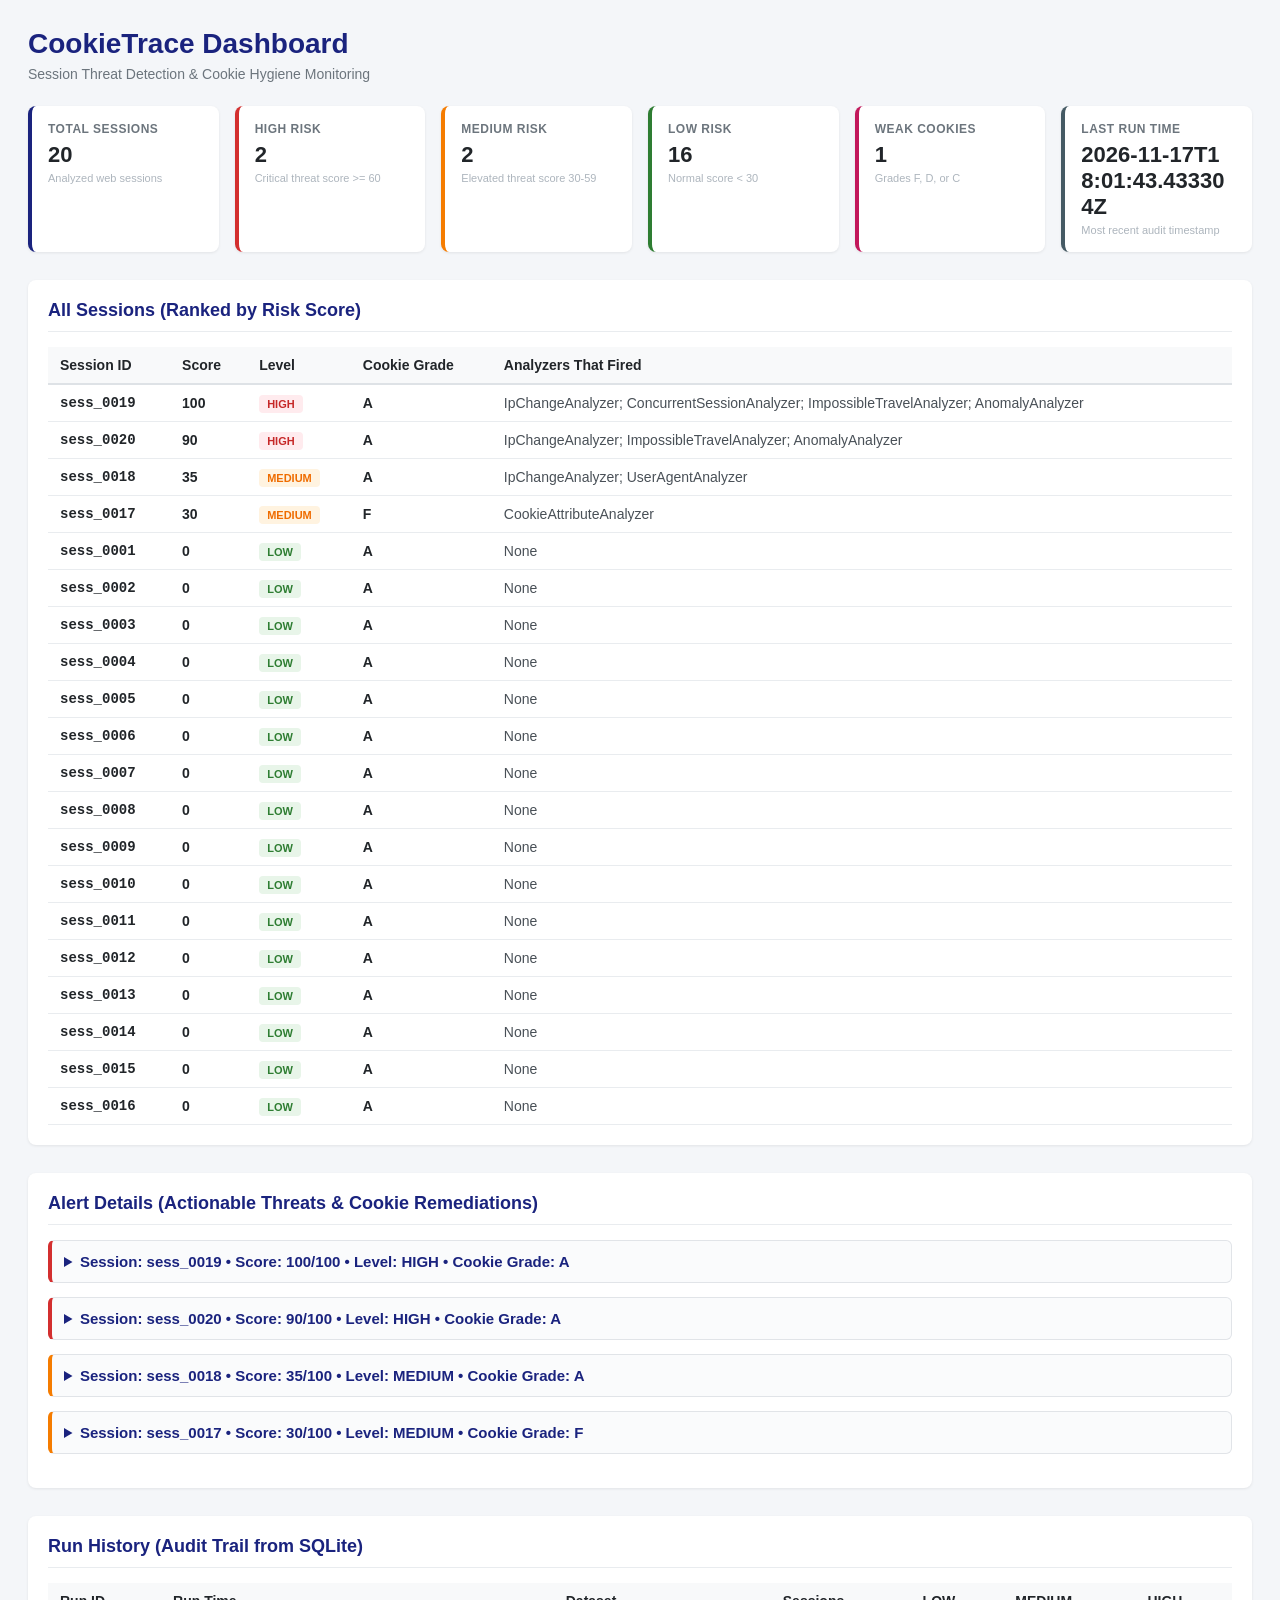
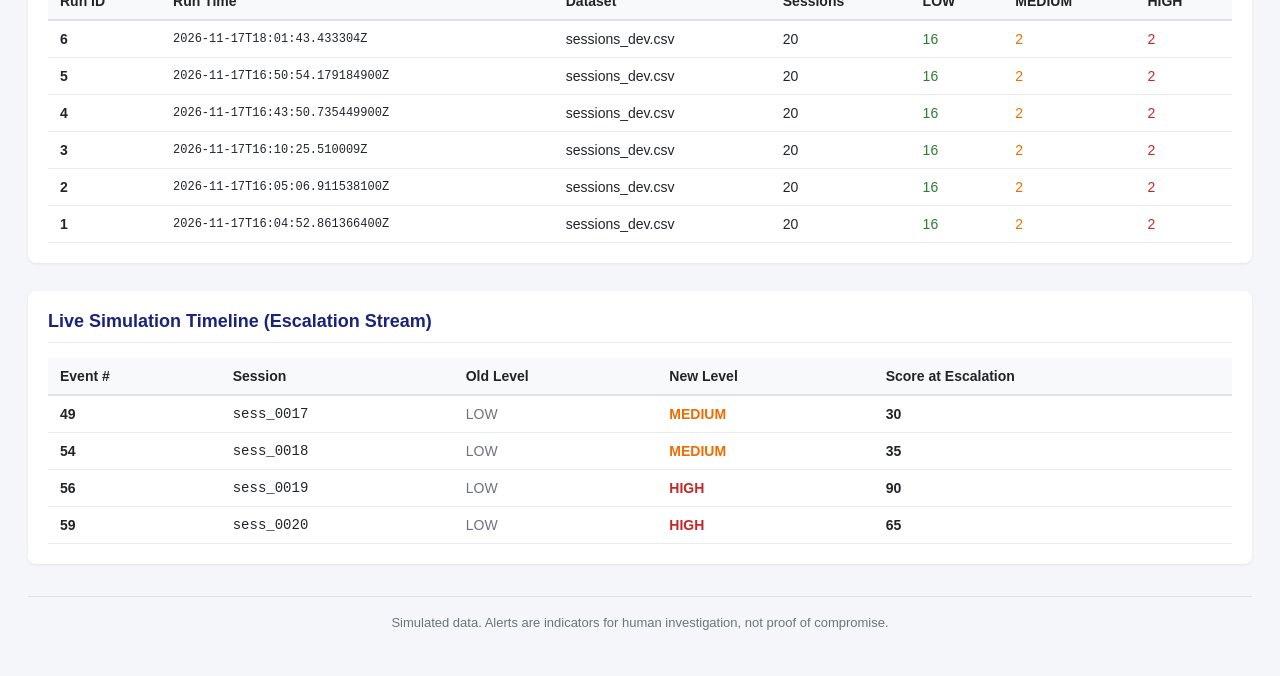
<file: output/dashboard.html>
<!DOCTYPE html>
<html lang="en">
<head>
  <meta charset="UTF-8">
  <title>CookieTrace Dashboard</title>
</head>
<body style="background-color: #f4f6f9; font-family: -apple-system, BlinkMacSystemFont, 'Segoe UI', Roboto, Helvetica, Arial, sans-serif; margin: 0; padding: 28px; color: #212529;">
  <div style="margin-bottom: 24px;">
    <h1 style="margin: 0; color: #1a237e; font-size: 28px;">CookieTrace Dashboard</h1>
    <p style="margin: 6px 0 0 0; color: #6c757d; font-size: 14px;">Session Threat Detection & Cookie Hygiene Monitoring</p>
  </div>
  <!-- Section A: Summary Cards -->
  <div style="display: flex; flex-wrap: wrap; gap: 16px; margin-bottom: 28px;">
    <div style="flex: 1; min-width: 140px; background-color: #ffffff; padding: 16px; border-radius: 8px; border-left: 4px solid #1a237e; box-shadow: 0 1px 3px rgba(0,0,0,0.08);">
      <div style="font-size: 12px; color: #6c757d; text-transform: uppercase; font-weight: 600; letter-spacing: 0.5px;">Total Sessions</div>
      <div style="font-size: 22px; font-weight: bold; margin-top: 6px; color: #212529; word-break: break-all;">20</div>
      <div style="font-size: 11px; color: #adb5bd; margin-top: 4px;">Analyzed web sessions</div>
    </div>
    <div style="flex: 1; min-width: 140px; background-color: #ffffff; padding: 16px; border-radius: 8px; border-left: 4px solid #d32f2f; box-shadow: 0 1px 3px rgba(0,0,0,0.08);">
      <div style="font-size: 12px; color: #6c757d; text-transform: uppercase; font-weight: 600; letter-spacing: 0.5px;">HIGH Risk</div>
      <div style="font-size: 22px; font-weight: bold; margin-top: 6px; color: #212529; word-break: break-all;">2</div>
      <div style="font-size: 11px; color: #adb5bd; margin-top: 4px;">Critical threat score &gt;= 60</div>
    </div>
    <div style="flex: 1; min-width: 140px; background-color: #ffffff; padding: 16px; border-radius: 8px; border-left: 4px solid #f57c00; box-shadow: 0 1px 3px rgba(0,0,0,0.08);">
      <div style="font-size: 12px; color: #6c757d; text-transform: uppercase; font-weight: 600; letter-spacing: 0.5px;">MEDIUM Risk</div>
      <div style="font-size: 22px; font-weight: bold; margin-top: 6px; color: #212529; word-break: break-all;">2</div>
      <div style="font-size: 11px; color: #adb5bd; margin-top: 4px;">Elevated threat score 30-59</div>
    </div>
    <div style="flex: 1; min-width: 140px; background-color: #ffffff; padding: 16px; border-radius: 8px; border-left: 4px solid #2e7d32; box-shadow: 0 1px 3px rgba(0,0,0,0.08);">
      <div style="font-size: 12px; color: #6c757d; text-transform: uppercase; font-weight: 600; letter-spacing: 0.5px;">LOW Risk</div>
      <div style="font-size: 22px; font-weight: bold; margin-top: 6px; color: #212529; word-break: break-all;">16</div>
      <div style="font-size: 11px; color: #adb5bd; margin-top: 4px;">Normal score &lt; 30</div>
    </div>
    <div style="flex: 1; min-width: 140px; background-color: #ffffff; padding: 16px; border-radius: 8px; border-left: 4px solid #c2185b; box-shadow: 0 1px 3px rgba(0,0,0,0.08);">
      <div style="font-size: 12px; color: #6c757d; text-transform: uppercase; font-weight: 600; letter-spacing: 0.5px;">Weak Cookies</div>
      <div style="font-size: 22px; font-weight: bold; margin-top: 6px; color: #212529; word-break: break-all;">1</div>
      <div style="font-size: 11px; color: #adb5bd; margin-top: 4px;">Grades F, D, or C</div>
    </div>
    <div style="flex: 1; min-width: 140px; background-color: #ffffff; padding: 16px; border-radius: 8px; border-left: 4px solid #455a64; box-shadow: 0 1px 3px rgba(0,0,0,0.08);">
      <div style="font-size: 12px; color: #6c757d; text-transform: uppercase; font-weight: 600; letter-spacing: 0.5px;">Last Run Time</div>
      <div style="font-size: 22px; font-weight: bold; margin-top: 6px; color: #212529; word-break: break-all;">2026-11-17T18:01:43.433304Z</div>
      <div style="font-size: 11px; color: #adb5bd; margin-top: 4px;">Most recent audit timestamp</div>
    </div>
  </div>
  <!-- Section B: Sessions Table -->
  <div style="background-color: #ffffff; border-radius: 8px; box-shadow: 0 1px 3px rgba(0,0,0,0.08); padding: 20px; margin-bottom: 28px;">
    <h2 style="margin-top: 0; color: #1a237e; font-size: 18px; border-bottom: 1px solid #e9ecef; padding-bottom: 10px;">All Sessions (Ranked by Risk Score)</h2>
    <table style="border-collapse: collapse; width: 100%; font-size: 14px;">
      <thead>
        <tr style="background-color: #f8f9fa; text-align: left;">
          <th style="padding: 10px 12px; border-bottom: 2px solid #dee2e6;">Session ID</th>
          <th style="padding: 10px 12px; border-bottom: 2px solid #dee2e6;">Score</th>
          <th style="padding: 10px 12px; border-bottom: 2px solid #dee2e6;">Level</th>
          <th style="padding: 10px 12px; border-bottom: 2px solid #dee2e6;">Cookie Grade</th>
          <th style="padding: 10px 12px; border-bottom: 2px solid #dee2e6;">Analyzers That Fired</th>
        </tr>
      </thead>
      <tbody>
        <tr>
          <td style="padding: 10px 12px; border-bottom: 1px solid #e9ecef; font-family: monospace; font-weight: 600;">sess_0019</td>
          <td style="padding: 10px 12px; border-bottom: 1px solid #e9ecef; font-weight: bold;">100</td>
          <td style="padding: 10px 12px; border-bottom: 1px solid #e9ecef;"><span style="background-color: #ffebee; color: #c62828; padding: 3px 8px; border-radius: 4px; font-weight: bold; font-size: 11px;">HIGH</span></td>
          <td style="padding: 10px 12px; border-bottom: 1px solid #e9ecef; font-weight: bold;">A</td>
          <td style="padding: 10px 12px; border-bottom: 1px solid #e9ecef; color: #495057;">IpChangeAnalyzer; ConcurrentSessionAnalyzer; ImpossibleTravelAnalyzer; AnomalyAnalyzer</td>
        </tr>
        <tr>
          <td style="padding: 10px 12px; border-bottom: 1px solid #e9ecef; font-family: monospace; font-weight: 600;">sess_0020</td>
          <td style="padding: 10px 12px; border-bottom: 1px solid #e9ecef; font-weight: bold;">90</td>
          <td style="padding: 10px 12px; border-bottom: 1px solid #e9ecef;"><span style="background-color: #ffebee; color: #c62828; padding: 3px 8px; border-radius: 4px; font-weight: bold; font-size: 11px;">HIGH</span></td>
          <td style="padding: 10px 12px; border-bottom: 1px solid #e9ecef; font-weight: bold;">A</td>
          <td style="padding: 10px 12px; border-bottom: 1px solid #e9ecef; color: #495057;">IpChangeAnalyzer; ImpossibleTravelAnalyzer; AnomalyAnalyzer</td>
        </tr>
        <tr>
          <td style="padding: 10px 12px; border-bottom: 1px solid #e9ecef; font-family: monospace; font-weight: 600;">sess_0018</td>
          <td style="padding: 10px 12px; border-bottom: 1px solid #e9ecef; font-weight: bold;">35</td>
          <td style="padding: 10px 12px; border-bottom: 1px solid #e9ecef;"><span style="background-color: #fff3e0; color: #ef6c00; padding: 3px 8px; border-radius: 4px; font-weight: bold; font-size: 11px;">MEDIUM</span></td>
          <td style="padding: 10px 12px; border-bottom: 1px solid #e9ecef; font-weight: bold;">A</td>
          <td style="padding: 10px 12px; border-bottom: 1px solid #e9ecef; color: #495057;">IpChangeAnalyzer; UserAgentAnalyzer</td>
        </tr>
        <tr>
          <td style="padding: 10px 12px; border-bottom: 1px solid #e9ecef; font-family: monospace; font-weight: 600;">sess_0017</td>
          <td style="padding: 10px 12px; border-bottom: 1px solid #e9ecef; font-weight: bold;">30</td>
          <td style="padding: 10px 12px; border-bottom: 1px solid #e9ecef;"><span style="background-color: #fff3e0; color: #ef6c00; padding: 3px 8px; border-radius: 4px; font-weight: bold; font-size: 11px;">MEDIUM</span></td>
          <td style="padding: 10px 12px; border-bottom: 1px solid #e9ecef; font-weight: bold;">F</td>
          <td style="padding: 10px 12px; border-bottom: 1px solid #e9ecef; color: #495057;">CookieAttributeAnalyzer</td>
        </tr>
        <tr>
          <td style="padding: 10px 12px; border-bottom: 1px solid #e9ecef; font-family: monospace; font-weight: 600;">sess_0001</td>
          <td style="padding: 10px 12px; border-bottom: 1px solid #e9ecef; font-weight: bold;">0</td>
          <td style="padding: 10px 12px; border-bottom: 1px solid #e9ecef;"><span style="background-color: #e8f5e9; color: #2e7d32; padding: 3px 8px; border-radius: 4px; font-weight: bold; font-size: 11px;">LOW</span></td>
          <td style="padding: 10px 12px; border-bottom: 1px solid #e9ecef; font-weight: bold;">A</td>
          <td style="padding: 10px 12px; border-bottom: 1px solid #e9ecef; color: #495057;">None</td>
        </tr>
        <tr>
          <td style="padding: 10px 12px; border-bottom: 1px solid #e9ecef; font-family: monospace; font-weight: 600;">sess_0002</td>
          <td style="padding: 10px 12px; border-bottom: 1px solid #e9ecef; font-weight: bold;">0</td>
          <td style="padding: 10px 12px; border-bottom: 1px solid #e9ecef;"><span style="background-color: #e8f5e9; color: #2e7d32; padding: 3px 8px; border-radius: 4px; font-weight: bold; font-size: 11px;">LOW</span></td>
          <td style="padding: 10px 12px; border-bottom: 1px solid #e9ecef; font-weight: bold;">A</td>
          <td style="padding: 10px 12px; border-bottom: 1px solid #e9ecef; color: #495057;">None</td>
        </tr>
        <tr>
          <td style="padding: 10px 12px; border-bottom: 1px solid #e9ecef; font-family: monospace; font-weight: 600;">sess_0003</td>
          <td style="padding: 10px 12px; border-bottom: 1px solid #e9ecef; font-weight: bold;">0</td>
          <td style="padding: 10px 12px; border-bottom: 1px solid #e9ecef;"><span style="background-color: #e8f5e9; color: #2e7d32; padding: 3px 8px; border-radius: 4px; font-weight: bold; font-size: 11px;">LOW</span></td>
          <td style="padding: 10px 12px; border-bottom: 1px solid #e9ecef; font-weight: bold;">A</td>
          <td style="padding: 10px 12px; border-bottom: 1px solid #e9ecef; color: #495057;">None</td>
        </tr>
        <tr>
          <td style="padding: 10px 12px; border-bottom: 1px solid #e9ecef; font-family: monospace; font-weight: 600;">sess_0004</td>
          <td style="padding: 10px 12px; border-bottom: 1px solid #e9ecef; font-weight: bold;">0</td>
          <td style="padding: 10px 12px; border-bottom: 1px solid #e9ecef;"><span style="background-color: #e8f5e9; color: #2e7d32; padding: 3px 8px; border-radius: 4px; font-weight: bold; font-size: 11px;">LOW</span></td>
          <td style="padding: 10px 12px; border-bottom: 1px solid #e9ecef; font-weight: bold;">A</td>
          <td style="padding: 10px 12px; border-bottom: 1px solid #e9ecef; color: #495057;">None</td>
        </tr>
        <tr>
          <td style="padding: 10px 12px; border-bottom: 1px solid #e9ecef; font-family: monospace; font-weight: 600;">sess_0005</td>
          <td style="padding: 10px 12px; border-bottom: 1px solid #e9ecef; font-weight: bold;">0</td>
          <td style="padding: 10px 12px; border-bottom: 1px solid #e9ecef;"><span style="background-color: #e8f5e9; color: #2e7d32; padding: 3px 8px; border-radius: 4px; font-weight: bold; font-size: 11px;">LOW</span></td>
          <td style="padding: 10px 12px; border-bottom: 1px solid #e9ecef; font-weight: bold;">A</td>
          <td style="padding: 10px 12px; border-bottom: 1px solid #e9ecef; color: #495057;">None</td>
        </tr>
        <tr>
          <td style="padding: 10px 12px; border-bottom: 1px solid #e9ecef; font-family: monospace; font-weight: 600;">sess_0006</td>
          <td style="padding: 10px 12px; border-bottom: 1px solid #e9ecef; font-weight: bold;">0</td>
          <td style="padding: 10px 12px; border-bottom: 1px solid #e9ecef;"><span style="background-color: #e8f5e9; color: #2e7d32; padding: 3px 8px; border-radius: 4px; font-weight: bold; font-size: 11px;">LOW</span></td>
          <td style="padding: 10px 12px; border-bottom: 1px solid #e9ecef; font-weight: bold;">A</td>
          <td style="padding: 10px 12px; border-bottom: 1px solid #e9ecef; color: #495057;">None</td>
        </tr>
        <tr>
          <td style="padding: 10px 12px; border-bottom: 1px solid #e9ecef; font-family: monospace; font-weight: 600;">sess_0007</td>
          <td style="padding: 10px 12px; border-bottom: 1px solid #e9ecef; font-weight: bold;">0</td>
          <td style="padding: 10px 12px; border-bottom: 1px solid #e9ecef;"><span style="background-color: #e8f5e9; color: #2e7d32; padding: 3px 8px; border-radius: 4px; font-weight: bold; font-size: 11px;">LOW</span></td>
          <td style="padding: 10px 12px; border-bottom: 1px solid #e9ecef; font-weight: bold;">A</td>
          <td style="padding: 10px 12px; border-bottom: 1px solid #e9ecef; color: #495057;">None</td>
        </tr>
        <tr>
          <td style="padding: 10px 12px; border-bottom: 1px solid #e9ecef; font-family: monospace; font-weight: 600;">sess_0008</td>
          <td style="padding: 10px 12px; border-bottom: 1px solid #e9ecef; font-weight: bold;">0</td>
          <td style="padding: 10px 12px; border-bottom: 1px solid #e9ecef;"><span style="background-color: #e8f5e9; color: #2e7d32; padding: 3px 8px; border-radius: 4px; font-weight: bold; font-size: 11px;">LOW</span></td>
          <td style="padding: 10px 12px; border-bottom: 1px solid #e9ecef; font-weight: bold;">A</td>
          <td style="padding: 10px 12px; border-bottom: 1px solid #e9ecef; color: #495057;">None</td>
        </tr>
        <tr>
          <td style="padding: 10px 12px; border-bottom: 1px solid #e9ecef; font-family: monospace; font-weight: 600;">sess_0009</td>
          <td style="padding: 10px 12px; border-bottom: 1px solid #e9ecef; font-weight: bold;">0</td>
          <td style="padding: 10px 12px; border-bottom: 1px solid #e9ecef;"><span style="background-color: #e8f5e9; color: #2e7d32; padding: 3px 8px; border-radius: 4px; font-weight: bold; font-size: 11px;">LOW</span></td>
          <td style="padding: 10px 12px; border-bottom: 1px solid #e9ecef; font-weight: bold;">A</td>
          <td style="padding: 10px 12px; border-bottom: 1px solid #e9ecef; color: #495057;">None</td>
        </tr>
        <tr>
          <td style="padding: 10px 12px; border-bottom: 1px solid #e9ecef; font-family: monospace; font-weight: 600;">sess_0010</td>
          <td style="padding: 10px 12px; border-bottom: 1px solid #e9ecef; font-weight: bold;">0</td>
          <td style="padding: 10px 12px; border-bottom: 1px solid #e9ecef;"><span style="background-color: #e8f5e9; color: #2e7d32; padding: 3px 8px; border-radius: 4px; font-weight: bold; font-size: 11px;">LOW</span></td>
          <td style="padding: 10px 12px; border-bottom: 1px solid #e9ecef; font-weight: bold;">A</td>
          <td style="padding: 10px 12px; border-bottom: 1px solid #e9ecef; color: #495057;">None</td>
        </tr>
        <tr>
          <td style="padding: 10px 12px; border-bottom: 1px solid #e9ecef; font-family: monospace; font-weight: 600;">sess_0011</td>
          <td style="padding: 10px 12px; border-bottom: 1px solid #e9ecef; font-weight: bold;">0</td>
          <td style="padding: 10px 12px; border-bottom: 1px solid #e9ecef;"><span style="background-color: #e8f5e9; color: #2e7d32; padding: 3px 8px; border-radius: 4px; font-weight: bold; font-size: 11px;">LOW</span></td>
          <td style="padding: 10px 12px; border-bottom: 1px solid #e9ecef; font-weight: bold;">A</td>
          <td style="padding: 10px 12px; border-bottom: 1px solid #e9ecef; color: #495057;">None</td>
        </tr>
        <tr>
          <td style="padding: 10px 12px; border-bottom: 1px solid #e9ecef; font-family: monospace; font-weight: 600;">sess_0012</td>
          <td style="padding: 10px 12px; border-bottom: 1px solid #e9ecef; font-weight: bold;">0</td>
          <td style="padding: 10px 12px; border-bottom: 1px solid #e9ecef;"><span style="background-color: #e8f5e9; color: #2e7d32; padding: 3px 8px; border-radius: 4px; font-weight: bold; font-size: 11px;">LOW</span></td>
          <td style="padding: 10px 12px; border-bottom: 1px solid #e9ecef; font-weight: bold;">A</td>
          <td style="padding: 10px 12px; border-bottom: 1px solid #e9ecef; color: #495057;">None</td>
        </tr>
        <tr>
          <td style="padding: 10px 12px; border-bottom: 1px solid #e9ecef; font-family: monospace; font-weight: 600;">sess_0013</td>
          <td style="padding: 10px 12px; border-bottom: 1px solid #e9ecef; font-weight: bold;">0</td>
          <td style="padding: 10px 12px; border-bottom: 1px solid #e9ecef;"><span style="background-color: #e8f5e9; color: #2e7d32; padding: 3px 8px; border-radius: 4px; font-weight: bold; font-size: 11px;">LOW</span></td>
          <td style="padding: 10px 12px; border-bottom: 1px solid #e9ecef; font-weight: bold;">A</td>
          <td style="padding: 10px 12px; border-bottom: 1px solid #e9ecef; color: #495057;">None</td>
        </tr>
        <tr>
          <td style="padding: 10px 12px; border-bottom: 1px solid #e9ecef; font-family: monospace; font-weight: 600;">sess_0014</td>
          <td style="padding: 10px 12px; border-bottom: 1px solid #e9ecef; font-weight: bold;">0</td>
          <td style="padding: 10px 12px; border-bottom: 1px solid #e9ecef;"><span style="background-color: #e8f5e9; color: #2e7d32; padding: 3px 8px; border-radius: 4px; font-weight: bold; font-size: 11px;">LOW</span></td>
          <td style="padding: 10px 12px; border-bottom: 1px solid #e9ecef; font-weight: bold;">A</td>
          <td style="padding: 10px 12px; border-bottom: 1px solid #e9ecef; color: #495057;">None</td>
        </tr>
        <tr>
          <td style="padding: 10px 12px; border-bottom: 1px solid #e9ecef; font-family: monospace; font-weight: 600;">sess_0015</td>
          <td style="padding: 10px 12px; border-bottom: 1px solid #e9ecef; font-weight: bold;">0</td>
          <td style="padding: 10px 12px; border-bottom: 1px solid #e9ecef;"><span style="background-color: #e8f5e9; color: #2e7d32; padding: 3px 8px; border-radius: 4px; font-weight: bold; font-size: 11px;">LOW</span></td>
          <td style="padding: 10px 12px; border-bottom: 1px solid #e9ecef; font-weight: bold;">A</td>
          <td style="padding: 10px 12px; border-bottom: 1px solid #e9ecef; color: #495057;">None</td>
        </tr>
        <tr>
          <td style="padding: 10px 12px; border-bottom: 1px solid #e9ecef; font-family: monospace; font-weight: 600;">sess_0016</td>
          <td style="padding: 10px 12px; border-bottom: 1px solid #e9ecef; font-weight: bold;">0</td>
          <td style="padding: 10px 12px; border-bottom: 1px solid #e9ecef;"><span style="background-color: #e8f5e9; color: #2e7d32; padding: 3px 8px; border-radius: 4px; font-weight: bold; font-size: 11px;">LOW</span></td>
          <td style="padding: 10px 12px; border-bottom: 1px solid #e9ecef; font-weight: bold;">A</td>
          <td style="padding: 10px 12px; border-bottom: 1px solid #e9ecef; color: #495057;">None</td>
        </tr>
      </tbody>
    </table>
  </div>
  <!-- Section C: Alert Details -->
  <div style="background-color: #ffffff; border-radius: 8px; box-shadow: 0 1px 3px rgba(0,0,0,0.08); padding: 20px; margin-bottom: 28px;">
    <h2 style="margin-top: 0; color: #1a237e; font-size: 18px; border-bottom: 1px solid #e9ecef; padding-bottom: 10px;">Alert Details (Actionable Threats & Cookie Remediations)</h2>
    <details style="margin-bottom: 14px; background-color: #fafbfc; border: 1px solid #e1e4e8; border-left: 4px solid #d32f2f; border-radius: 6px; padding: 12px;">
      <summary style="font-weight: bold; cursor: pointer; color: #1a237e; font-size: 15px;">
        Session: sess_0019 &bull; Score: 100/100 &bull; Level: HIGH &bull; Cookie Grade: A
      </summary>
      <div style="margin-top: 12px; font-size: 14px;">
        <h4 style="margin: 10px 0 6px 0; color: #24292e;">Security Alerts:</h4>
        <ul style="margin: 4px 0 10px 0; padding-left: 20px;">
          <li style="margin-bottom: 8px;">
            <strong>[IpChangeAnalyzer]</strong> (15 pts, MEDIUM): IP change detected: previous IP 103.21.125.12 (India) changed to new IP 122.161.45.80 (India). Note: IP changes can have innocent causes (mobile network, VPN).<br>
            <em style="color: #495057;">Recommendation:</em> Verify with the user or require re-authentication.
          </li>
          <li style="margin-bottom: 8px;">
            <strong>[ConcurrentSessionAnalyzer]</strong> (35 pts, HIGH): The same session appeared from two different IP addresses (122.161.45.80 and 103.21.125.12) within 5 seconds. One session cannot normally be used from two networks at nearly the same time, so the session ID may have been copied.<br>
            <em style="color: #495057;">Recommendation:</em> Invalidate the session and force login.
          </li>
          <li style="margin-bottom: 8px;">
            <strong>[ImpossibleTravelAnalyzer]</strong> (40 pts, HIGH): Impossible travel detected between Delhi and Mumbai: distance 1148.1 km traveled in 0.1 minutes, implying an impossible speed of 826628.3 km/h.<br>
            <em style="color: #495057;">Recommendation:</em> Treat as likely stolen session and require re-authentication.
          </li>
          <li style="margin-bottom: 8px;">
            <strong>[AnomalyAnalyzer]</strong> (21 pts, HIGH): Session behaved unusually compared with other sessions: distinctCities = 2 (typical about 1.1), distinctIps = 2 (typical about 1.2), minGapSeconds = 5 (typical about 238.5)<br>
            <em style="color: #495057;">Recommendation:</em> Investigate manually; this is a statistical indicator and not proof.
          </li>
        </ul>
        <h4 style="margin: 10px 0 6px 0; color: #24292e;">Cookie Remediation Fixes:</h4>
        <p style="color: #6a737d; margin: 4px 0 8px 16px;">No cookie configuration issues found.</p>
      </div>
    </details>
    <details style="margin-bottom: 14px; background-color: #fafbfc; border: 1px solid #e1e4e8; border-left: 4px solid #d32f2f; border-radius: 6px; padding: 12px;">
      <summary style="font-weight: bold; cursor: pointer; color: #1a237e; font-size: 15px;">
        Session: sess_0020 &bull; Score: 90/100 &bull; Level: HIGH &bull; Cookie Grade: A
      </summary>
      <div style="margin-top: 12px; font-size: 14px;">
        <h4 style="margin: 10px 0 6px 0; color: #24292e;">Security Alerts:</h4>
        <ul style="margin: 4px 0 10px 0; padding-left: 20px;">
          <li style="margin-bottom: 8px;">
            <strong>[IpChangeAnalyzer]</strong> (25 pts, HIGH): IP change detected: previous IP 49.207.181.10 (India) changed to new IP 151.101.0.81 (United Kingdom). Note: IP changes can have innocent causes (mobile network, VPN).<br>
            <em style="color: #495057;">Recommendation:</em> Verify with the user or require re-authentication.
          </li>
          <li style="margin-bottom: 8px;">
            <strong>[ImpossibleTravelAnalyzer]</strong> (40 pts, HIGH): Impossible travel detected between Chennai and London: distance 8210.9 km traveled in 10.0 minutes, implying an impossible speed of 49265.1 km/h.<br>
            <em style="color: #495057;">Recommendation:</em> Treat as likely stolen session and require re-authentication.
          </li>
          <li style="margin-bottom: 8px;">
            <strong>[AnomalyAnalyzer]</strong> (25 pts, HIGH): Session behaved unusually compared with other sessions: maxDistanceKm = 8210.9 (typical about 467.9), maxGapSeconds = 600 (typical about 284.3), durationSeconds = 1200 (typical about 522.8)<br>
            <em style="color: #495057;">Recommendation:</em> Investigate manually; this is a statistical indicator and not proof.
          </li>
        </ul>
        <h4 style="margin: 10px 0 6px 0; color: #24292e;">Cookie Remediation Fixes:</h4>
        <p style="color: #6a737d; margin: 4px 0 8px 16px;">No cookie configuration issues found.</p>
      </div>
    </details>
    <details style="margin-bottom: 14px; background-color: #fafbfc; border: 1px solid #e1e4e8; border-left: 4px solid #f57c00; border-radius: 6px; padding: 12px;">
      <summary style="font-weight: bold; cursor: pointer; color: #1a237e; font-size: 15px;">
        Session: sess_0018 &bull; Score: 35/100 &bull; Level: MEDIUM &bull; Cookie Grade: A
      </summary>
      <div style="margin-top: 12px; font-size: 14px;">
        <h4 style="margin: 10px 0 6px 0; color: #24292e;">Security Alerts:</h4>
        <ul style="margin: 4px 0 10px 0; padding-left: 20px;">
          <li style="margin-bottom: 8px;">
            <strong>[IpChangeAnalyzer]</strong> (15 pts, MEDIUM): IP change detected: previous IP 103.21.124.50 (India) changed to new IP 103.21.125.12 (India). Note: IP changes can have innocent causes (mobile network, VPN).<br>
            <em style="color: #495057;">Recommendation:</em> Verify with the user or require re-authentication.
          </li>
          <li style="margin-bottom: 8px;">
            <strong>[UserAgentAnalyzer]</strong> (20 pts, HIGH): The browser identity changed mid-session from 'Mozilla/5.0 (Windows NT 10.0; Win64; x64) AppleWebKit/537.36 Chrome/120.0.0.0 Safari/537.36' to 'Mozilla/5.0 (Windows NT 10.0; Win64; x64; rv:121.0) Gecko/20100101 Firefox/121.0', which may mean the cookie is being used from another device; can also be an innocent browser update.<br>
            <em style="color: #495057;">Recommendation:</em> Re-authenticate the session.
          </li>
        </ul>
        <h4 style="margin: 10px 0 6px 0; color: #24292e;">Cookie Remediation Fixes:</h4>
        <p style="color: #6a737d; margin: 4px 0 8px 16px;">No cookie configuration issues found.</p>
      </div>
    </details>
    <details style="margin-bottom: 14px; background-color: #fafbfc; border: 1px solid #e1e4e8; border-left: 4px solid #f57c00; border-radius: 6px; padding: 12px;">
      <summary style="font-weight: bold; cursor: pointer; color: #1a237e; font-size: 15px;">
        Session: sess_0017 &bull; Score: 30/100 &bull; Level: MEDIUM &bull; Cookie Grade: F
      </summary>
      <div style="margin-top: 12px; font-size: 14px;">
        <h4 style="margin: 10px 0 6px 0; color: #24292e;">Security Alerts:</h4>
        <ul style="margin: 4px 0 10px 0; padding-left: 20px;">
          <li style="margin-bottom: 8px;">
            <strong>[CookieAttributeAnalyzer]</strong> (30 pts, HIGH): Cookie security vulnerability: Secure flag missing: cookie can be sent over unencrypted connections and sniffed; HttpOnly missing: JavaScript can read the cookie, so cross-site scripting could steal it; SameSite None: cookie is sent on cross-site requests, which helps cross-site request forgery<br>
            <em style="color: #495057;">Recommendation:</em> Configure session cookies with: Secure=true, HttpOnly=true, SameSite=Strict or Lax
          </li>
        </ul>
        <h4 style="margin: 10px 0 6px 0; color: #24292e;">Cookie Remediation Fixes:</h4>
        <ul style="margin: 4px 0 8px 0; padding-left: 20px;">
          <li style="margin-bottom: 4px;">Enable the Secure flag so the cookie only travels over HTTPS and cannot be sniffed.</li>
          <li style="margin-bottom: 4px;">Enable the HttpOnly flag so JavaScript cannot read the cookie, which limits theft by cross-site scripting.</li>
          <li style="margin-bottom: 4px;">Set SameSite to Strict or Lax so other sites cannot trigger requests with the cookie.</li>
        </ul>
      </div>
    </details>
  </div>
  <!-- Section D: Run History -->
  <div style="background-color: #ffffff; border-radius: 8px; box-shadow: 0 1px 3px rgba(0,0,0,0.08); padding: 20px; margin-bottom: 28px;">
    <h2 style="margin-top: 0; color: #1a237e; font-size: 18px; border-bottom: 1px solid #e9ecef; padding-bottom: 10px;">Run History (Audit Trail from SQLite)</h2>
    <table style="border-collapse: collapse; width: 100%; font-size: 14px;">
      <thead>
        <tr style="background-color: #f8f9fa; text-align: left;">
          <th style="padding: 10px 12px; border-bottom: 2px solid #dee2e6;">Run ID</th>
          <th style="padding: 10px 12px; border-bottom: 2px solid #dee2e6;">Run Time</th>
          <th style="padding: 10px 12px; border-bottom: 2px solid #dee2e6;">Dataset</th>
          <th style="padding: 10px 12px; border-bottom: 2px solid #dee2e6;">Sessions</th>
          <th style="padding: 10px 12px; border-bottom: 2px solid #dee2e6;">LOW</th>
          <th style="padding: 10px 12px; border-bottom: 2px solid #dee2e6;">MEDIUM</th>
          <th style="padding: 10px 12px; border-bottom: 2px solid #dee2e6;">HIGH</th>
        </tr>
      </thead>
      <tbody>
        <tr>
          <td style="padding: 10px 12px; border-bottom: 1px solid #e9ecef; font-weight: bold;">6</td>
          <td style="padding: 10px 12px; border-bottom: 1px solid #e9ecef; font-family: monospace; font-size: 12px;">2026-11-17T18:01:43.433304Z</td>
          <td style="padding: 10px 12px; border-bottom: 1px solid #e9ecef;">sessions_dev.csv</td>
          <td style="padding: 10px 12px; border-bottom: 1px solid #e9ecef;">20</td>
          <td style="padding: 10px 12px; border-bottom: 1px solid #e9ecef; color: #2e7d32;">16</td>
          <td style="padding: 10px 12px; border-bottom: 1px solid #e9ecef; color: #ef6c00;">2</td>
          <td style="padding: 10px 12px; border-bottom: 1px solid #e9ecef; color: #c62828;">2</td>
        </tr>
        <tr>
          <td style="padding: 10px 12px; border-bottom: 1px solid #e9ecef; font-weight: bold;">5</td>
          <td style="padding: 10px 12px; border-bottom: 1px solid #e9ecef; font-family: monospace; font-size: 12px;">2026-11-17T16:50:54.179184900Z</td>
          <td style="padding: 10px 12px; border-bottom: 1px solid #e9ecef;">sessions_dev.csv</td>
          <td style="padding: 10px 12px; border-bottom: 1px solid #e9ecef;">20</td>
          <td style="padding: 10px 12px; border-bottom: 1px solid #e9ecef; color: #2e7d32;">16</td>
          <td style="padding: 10px 12px; border-bottom: 1px solid #e9ecef; color: #ef6c00;">2</td>
          <td style="padding: 10px 12px; border-bottom: 1px solid #e9ecef; color: #c62828;">2</td>
        </tr>
        <tr>
          <td style="padding: 10px 12px; border-bottom: 1px solid #e9ecef; font-weight: bold;">4</td>
          <td style="padding: 10px 12px; border-bottom: 1px solid #e9ecef; font-family: monospace; font-size: 12px;">2026-11-17T16:43:50.735449900Z</td>
          <td style="padding: 10px 12px; border-bottom: 1px solid #e9ecef;">sessions_dev.csv</td>
          <td style="padding: 10px 12px; border-bottom: 1px solid #e9ecef;">20</td>
          <td style="padding: 10px 12px; border-bottom: 1px solid #e9ecef; color: #2e7d32;">16</td>
          <td style="padding: 10px 12px; border-bottom: 1px solid #e9ecef; color: #ef6c00;">2</td>
          <td style="padding: 10px 12px; border-bottom: 1px solid #e9ecef; color: #c62828;">2</td>
        </tr>
        <tr>
          <td style="padding: 10px 12px; border-bottom: 1px solid #e9ecef; font-weight: bold;">3</td>
          <td style="padding: 10px 12px; border-bottom: 1px solid #e9ecef; font-family: monospace; font-size: 12px;">2026-11-17T16:10:25.510009Z</td>
          <td style="padding: 10px 12px; border-bottom: 1px solid #e9ecef;">sessions_dev.csv</td>
          <td style="padding: 10px 12px; border-bottom: 1px solid #e9ecef;">20</td>
          <td style="padding: 10px 12px; border-bottom: 1px solid #e9ecef; color: #2e7d32;">16</td>
          <td style="padding: 10px 12px; border-bottom: 1px solid #e9ecef; color: #ef6c00;">2</td>
          <td style="padding: 10px 12px; border-bottom: 1px solid #e9ecef; color: #c62828;">2</td>
        </tr>
        <tr>
          <td style="padding: 10px 12px; border-bottom: 1px solid #e9ecef; font-weight: bold;">2</td>
          <td style="padding: 10px 12px; border-bottom: 1px solid #e9ecef; font-family: monospace; font-size: 12px;">2026-11-17T16:05:06.911538100Z</td>
          <td style="padding: 10px 12px; border-bottom: 1px solid #e9ecef;">sessions_dev.csv</td>
          <td style="padding: 10px 12px; border-bottom: 1px solid #e9ecef;">20</td>
          <td style="padding: 10px 12px; border-bottom: 1px solid #e9ecef; color: #2e7d32;">16</td>
          <td style="padding: 10px 12px; border-bottom: 1px solid #e9ecef; color: #ef6c00;">2</td>
          <td style="padding: 10px 12px; border-bottom: 1px solid #e9ecef; color: #c62828;">2</td>
        </tr>
        <tr>
          <td style="padding: 10px 12px; border-bottom: 1px solid #e9ecef; font-weight: bold;">1</td>
          <td style="padding: 10px 12px; border-bottom: 1px solid #e9ecef; font-family: monospace; font-size: 12px;">2026-11-17T16:04:52.861366400Z</td>
          <td style="padding: 10px 12px; border-bottom: 1px solid #e9ecef;">sessions_dev.csv</td>
          <td style="padding: 10px 12px; border-bottom: 1px solid #e9ecef;">20</td>
          <td style="padding: 10px 12px; border-bottom: 1px solid #e9ecef; color: #2e7d32;">16</td>
          <td style="padding: 10px 12px; border-bottom: 1px solid #e9ecef; color: #ef6c00;">2</td>
          <td style="padding: 10px 12px; border-bottom: 1px solid #e9ecef; color: #c62828;">2</td>
        </tr>
      </tbody>
    </table>
  </div>
  <!-- Section E: Live Simulation Timeline -->
  <div style="background-color: #ffffff; border-radius: 8px; box-shadow: 0 1px 3px rgba(0,0,0,0.08); padding: 20px; margin-bottom: 28px;">
    <h2 style="margin-top: 0; color: #1a237e; font-size: 18px; border-bottom: 1px solid #e9ecef; padding-bottom: 10px;">Live Simulation Timeline (Escalation Stream)</h2>
    <table style="border-collapse: collapse; width: 100%; font-size: 14px;">
      <thead>
        <tr style="background-color: #f8f9fa; text-align: left;">
          <th style="padding: 10px 12px; border-bottom: 2px solid #dee2e6;">Event #</th>
          <th style="padding: 10px 12px; border-bottom: 2px solid #dee2e6;">Session</th>
          <th style="padding: 10px 12px; border-bottom: 2px solid #dee2e6;">Old Level</th>
          <th style="padding: 10px 12px; border-bottom: 2px solid #dee2e6;">New Level</th>
          <th style="padding: 10px 12px; border-bottom: 2px solid #dee2e6;">Score at Escalation</th>
        </tr>
      </thead>
      <tbody>
        <tr>
          <td style="padding: 10px 12px; border-bottom: 1px solid #e9ecef; font-weight: bold;">49</td>
          <td style="padding: 10px 12px; border-bottom: 1px solid #e9ecef; font-family: monospace;">sess_0017</td>
          <td style="padding: 10px 12px; border-bottom: 1px solid #e9ecef; color: #6c757d;">LOW</td>
          <td style="padding: 10px 12px; border-bottom: 1px solid #e9ecef; font-weight: bold; color: #ef6c00;">MEDIUM</td>
          <td style="padding: 10px 12px; border-bottom: 1px solid #e9ecef; font-weight: bold;">30</td>
        </tr>
        <tr>
          <td style="padding: 10px 12px; border-bottom: 1px solid #e9ecef; font-weight: bold;">54</td>
          <td style="padding: 10px 12px; border-bottom: 1px solid #e9ecef; font-family: monospace;">sess_0018</td>
          <td style="padding: 10px 12px; border-bottom: 1px solid #e9ecef; color: #6c757d;">LOW</td>
          <td style="padding: 10px 12px; border-bottom: 1px solid #e9ecef; font-weight: bold; color: #ef6c00;">MEDIUM</td>
          <td style="padding: 10px 12px; border-bottom: 1px solid #e9ecef; font-weight: bold;">35</td>
        </tr>
        <tr>
          <td style="padding: 10px 12px; border-bottom: 1px solid #e9ecef; font-weight: bold;">56</td>
          <td style="padding: 10px 12px; border-bottom: 1px solid #e9ecef; font-family: monospace;">sess_0019</td>
          <td style="padding: 10px 12px; border-bottom: 1px solid #e9ecef; color: #6c757d;">LOW</td>
          <td style="padding: 10px 12px; border-bottom: 1px solid #e9ecef; font-weight: bold; color: #c62828;">HIGH</td>
          <td style="padding: 10px 12px; border-bottom: 1px solid #e9ecef; font-weight: bold;">90</td>
        </tr>
        <tr>
          <td style="padding: 10px 12px; border-bottom: 1px solid #e9ecef; font-weight: bold;">59</td>
          <td style="padding: 10px 12px; border-bottom: 1px solid #e9ecef; font-family: monospace;">sess_0020</td>
          <td style="padding: 10px 12px; border-bottom: 1px solid #e9ecef; color: #6c757d;">LOW</td>
          <td style="padding: 10px 12px; border-bottom: 1px solid #e9ecef; font-weight: bold; color: #c62828;">HIGH</td>
          <td style="padding: 10px 12px; border-bottom: 1px solid #e9ecef; font-weight: bold;">65</td>
        </tr>
      </tbody>
    </table>
  </div>
  <!-- Section F: Footer -->
  <footer style="margin-top: 32px; padding: 18px; text-align: center; color: #6c757d; font-size: 13px; border-top: 1px solid #dee2e6;">
    Simulated data. Alerts are indicators for human investigation, not proof of compromise.
  </footer>
</body>
</html>
</file>
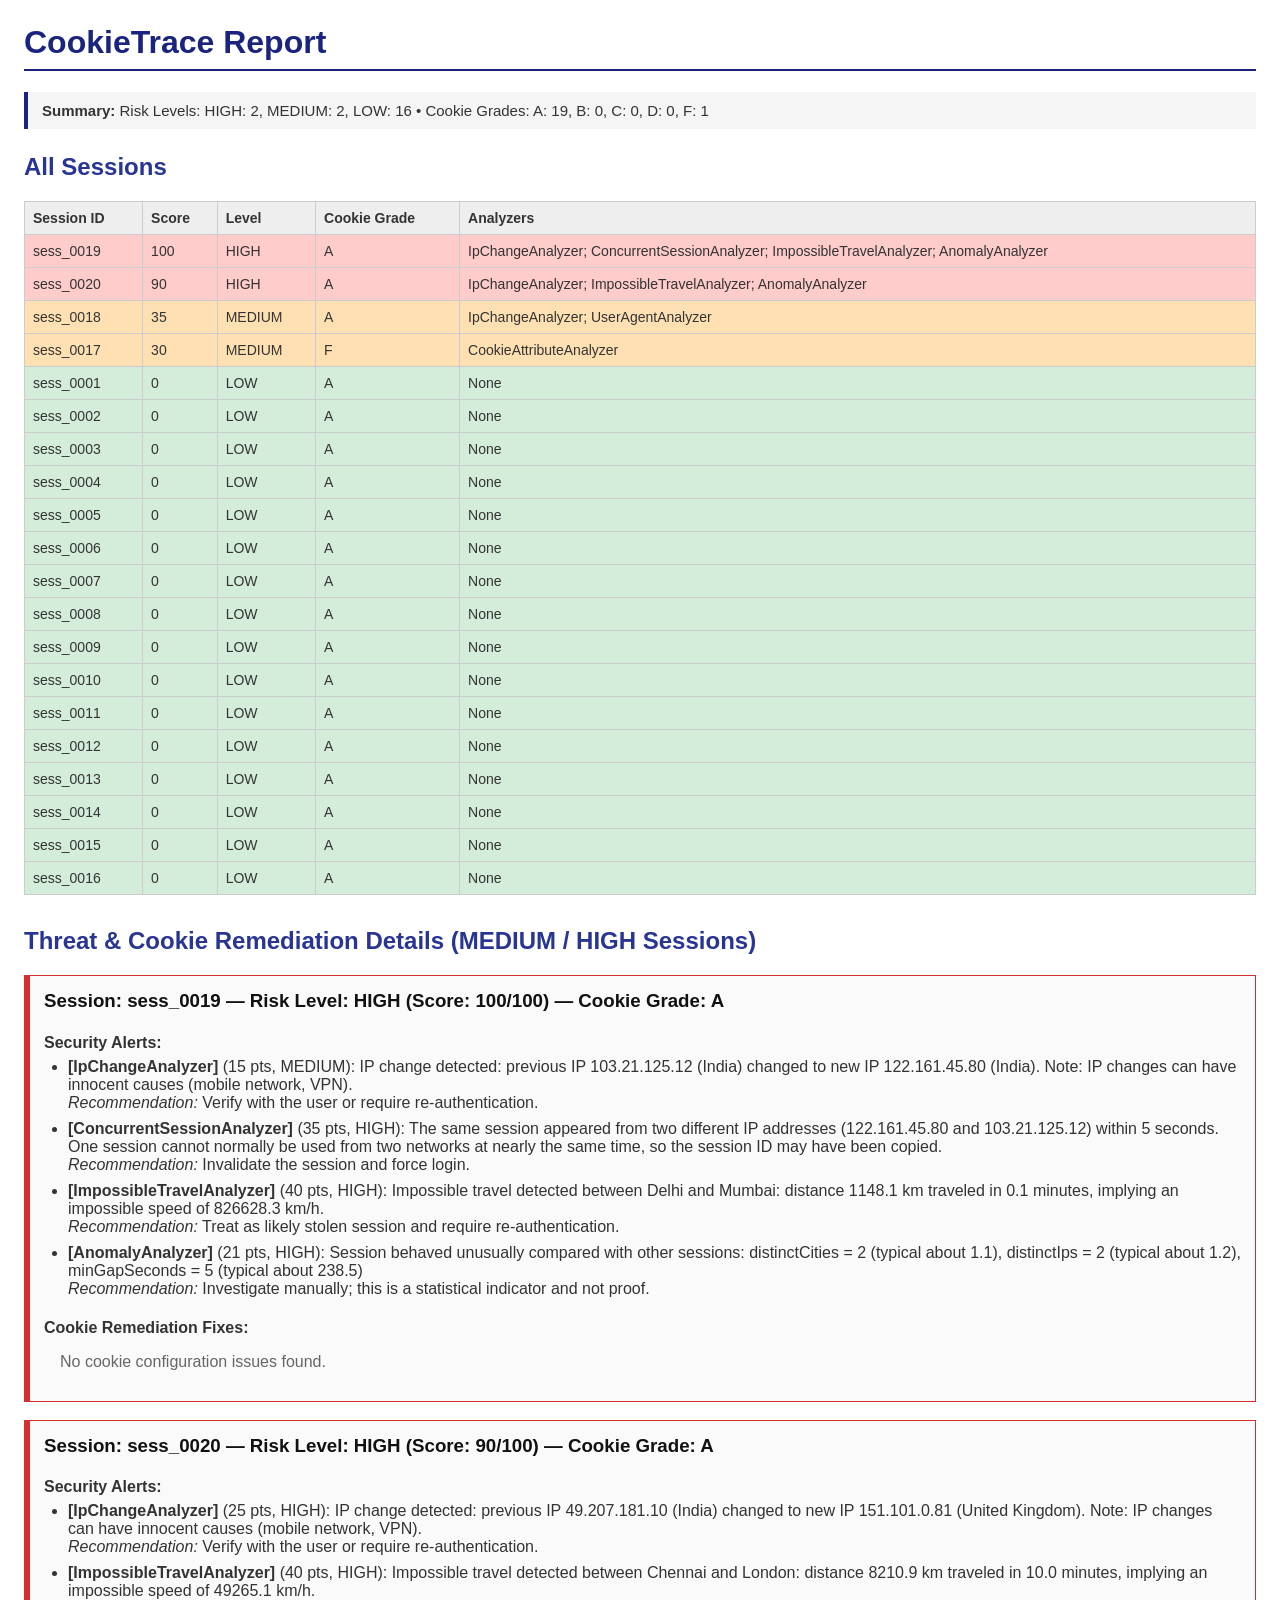
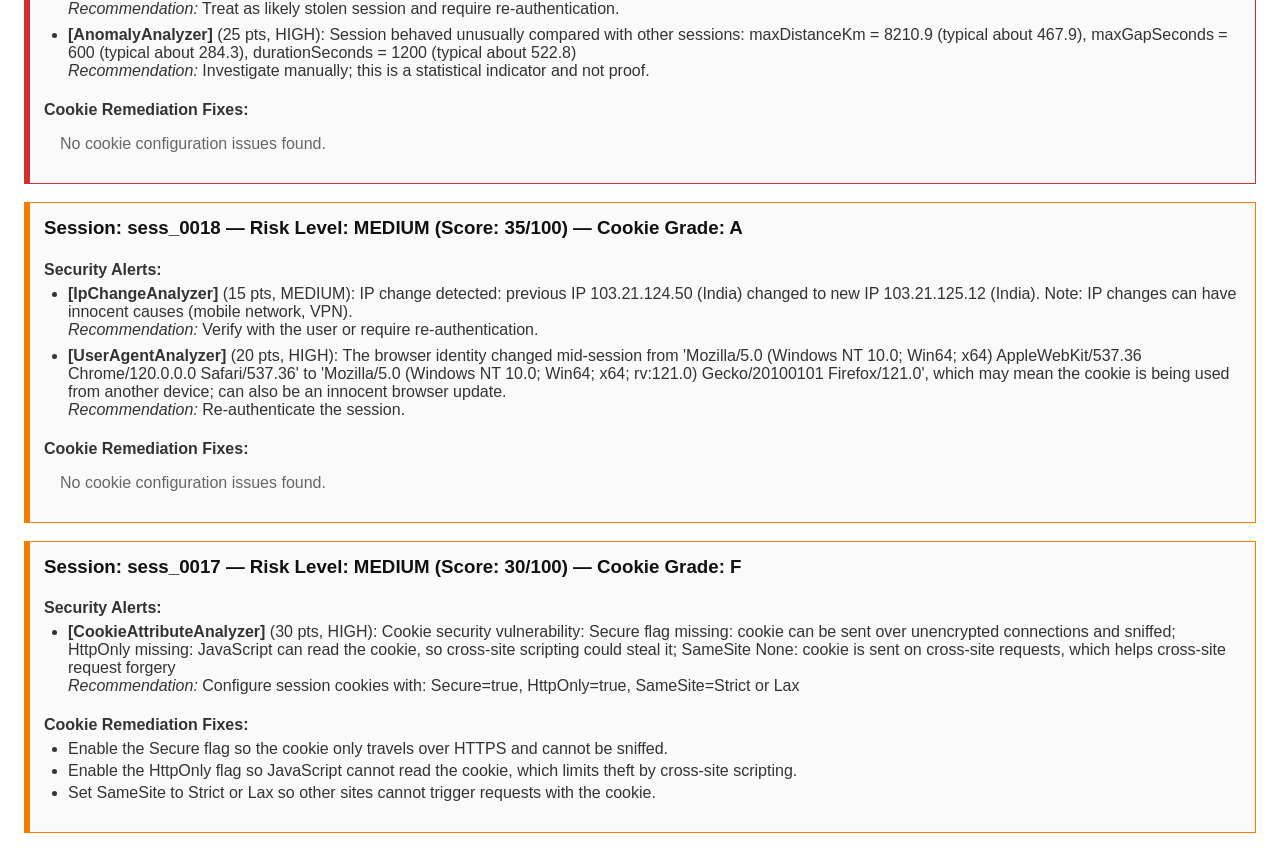
<file: output/report.html>
<!DOCTYPE html>
<html lang="en">
<head>
  <meta charset="UTF-8">
  <title>CookieTrace Report</title>
</head>
<body style="font-family: Arial, sans-serif; margin: 24px; color: #333;">
  <h1 style="color: #1a237e; border-bottom: 2px solid #1a237e; padding-bottom: 8px;">CookieTrace Report</h1>
  <p style="font-size: 15px; background-color: #f5f5f5; padding: 10px 14px; border-left: 4px solid #1a237e;">
    <strong>Summary:</strong> Risk Levels: HIGH: 2, MEDIUM: 2, LOW: 16 &bull; Cookie Grades: A: 19, B: 0, C: 0, D: 0, F: 1
  </p>
  <h2 style="color: #283593; margin-top: 24px;">All Sessions</h2>
  <table style="border-collapse: collapse; width: 100%; font-size: 14px;">
    <thead>
      <tr style="background-color: #eeeeee; text-align: left;">
        <th style="border: 1px solid #ccc; padding: 8px;">Session ID</th>
        <th style="border: 1px solid #ccc; padding: 8px;">Score</th>
        <th style="border: 1px solid #ccc; padding: 8px;">Level</th>
        <th style="border: 1px solid #ccc; padding: 8px;">Cookie Grade</th>
        <th style="border: 1px solid #ccc; padding: 8px;">Analyzers</th>
      </tr>
    </thead>
    <tbody>
      <tr style="background-color: #ffcccc;">
        <td style="border: 1px solid #ccc; padding: 8px;">sess_0019</td>
        <td style="border: 1px solid #ccc; padding: 8px;">100</td>
        <td style="border: 1px solid #ccc; padding: 8px;">HIGH</td>
        <td style="border: 1px solid #ccc; padding: 8px;">A</td>
        <td style="border: 1px solid #ccc; padding: 8px;">IpChangeAnalyzer; ConcurrentSessionAnalyzer; ImpossibleTravelAnalyzer; AnomalyAnalyzer</td>
      </tr>
      <tr style="background-color: #ffcccc;">
        <td style="border: 1px solid #ccc; padding: 8px;">sess_0020</td>
        <td style="border: 1px solid #ccc; padding: 8px;">90</td>
        <td style="border: 1px solid #ccc; padding: 8px;">HIGH</td>
        <td style="border: 1px solid #ccc; padding: 8px;">A</td>
        <td style="border: 1px solid #ccc; padding: 8px;">IpChangeAnalyzer; ImpossibleTravelAnalyzer; AnomalyAnalyzer</td>
      </tr>
      <tr style="background-color: #ffe0b2;">
        <td style="border: 1px solid #ccc; padding: 8px;">sess_0018</td>
        <td style="border: 1px solid #ccc; padding: 8px;">35</td>
        <td style="border: 1px solid #ccc; padding: 8px;">MEDIUM</td>
        <td style="border: 1px solid #ccc; padding: 8px;">A</td>
        <td style="border: 1px solid #ccc; padding: 8px;">IpChangeAnalyzer; UserAgentAnalyzer</td>
      </tr>
      <tr style="background-color: #ffe0b2;">
        <td style="border: 1px solid #ccc; padding: 8px;">sess_0017</td>
        <td style="border: 1px solid #ccc; padding: 8px;">30</td>
        <td style="border: 1px solid #ccc; padding: 8px;">MEDIUM</td>
        <td style="border: 1px solid #ccc; padding: 8px;">F</td>
        <td style="border: 1px solid #ccc; padding: 8px;">CookieAttributeAnalyzer</td>
      </tr>
      <tr style="background-color: #d4edda;">
        <td style="border: 1px solid #ccc; padding: 8px;">sess_0001</td>
        <td style="border: 1px solid #ccc; padding: 8px;">0</td>
        <td style="border: 1px solid #ccc; padding: 8px;">LOW</td>
        <td style="border: 1px solid #ccc; padding: 8px;">A</td>
        <td style="border: 1px solid #ccc; padding: 8px;">None</td>
      </tr>
      <tr style="background-color: #d4edda;">
        <td style="border: 1px solid #ccc; padding: 8px;">sess_0002</td>
        <td style="border: 1px solid #ccc; padding: 8px;">0</td>
        <td style="border: 1px solid #ccc; padding: 8px;">LOW</td>
        <td style="border: 1px solid #ccc; padding: 8px;">A</td>
        <td style="border: 1px solid #ccc; padding: 8px;">None</td>
      </tr>
      <tr style="background-color: #d4edda;">
        <td style="border: 1px solid #ccc; padding: 8px;">sess_0003</td>
        <td style="border: 1px solid #ccc; padding: 8px;">0</td>
        <td style="border: 1px solid #ccc; padding: 8px;">LOW</td>
        <td style="border: 1px solid #ccc; padding: 8px;">A</td>
        <td style="border: 1px solid #ccc; padding: 8px;">None</td>
      </tr>
      <tr style="background-color: #d4edda;">
        <td style="border: 1px solid #ccc; padding: 8px;">sess_0004</td>
        <td style="border: 1px solid #ccc; padding: 8px;">0</td>
        <td style="border: 1px solid #ccc; padding: 8px;">LOW</td>
        <td style="border: 1px solid #ccc; padding: 8px;">A</td>
        <td style="border: 1px solid #ccc; padding: 8px;">None</td>
      </tr>
      <tr style="background-color: #d4edda;">
        <td style="border: 1px solid #ccc; padding: 8px;">sess_0005</td>
        <td style="border: 1px solid #ccc; padding: 8px;">0</td>
        <td style="border: 1px solid #ccc; padding: 8px;">LOW</td>
        <td style="border: 1px solid #ccc; padding: 8px;">A</td>
        <td style="border: 1px solid #ccc; padding: 8px;">None</td>
      </tr>
      <tr style="background-color: #d4edda;">
        <td style="border: 1px solid #ccc; padding: 8px;">sess_0006</td>
        <td style="border: 1px solid #ccc; padding: 8px;">0</td>
        <td style="border: 1px solid #ccc; padding: 8px;">LOW</td>
        <td style="border: 1px solid #ccc; padding: 8px;">A</td>
        <td style="border: 1px solid #ccc; padding: 8px;">None</td>
      </tr>
      <tr style="background-color: #d4edda;">
        <td style="border: 1px solid #ccc; padding: 8px;">sess_0007</td>
        <td style="border: 1px solid #ccc; padding: 8px;">0</td>
        <td style="border: 1px solid #ccc; padding: 8px;">LOW</td>
        <td style="border: 1px solid #ccc; padding: 8px;">A</td>
        <td style="border: 1px solid #ccc; padding: 8px;">None</td>
      </tr>
      <tr style="background-color: #d4edda;">
        <td style="border: 1px solid #ccc; padding: 8px;">sess_0008</td>
        <td style="border: 1px solid #ccc; padding: 8px;">0</td>
        <td style="border: 1px solid #ccc; padding: 8px;">LOW</td>
        <td style="border: 1px solid #ccc; padding: 8px;">A</td>
        <td style="border: 1px solid #ccc; padding: 8px;">None</td>
      </tr>
      <tr style="background-color: #d4edda;">
        <td style="border: 1px solid #ccc; padding: 8px;">sess_0009</td>
        <td style="border: 1px solid #ccc; padding: 8px;">0</td>
        <td style="border: 1px solid #ccc; padding: 8px;">LOW</td>
        <td style="border: 1px solid #ccc; padding: 8px;">A</td>
        <td style="border: 1px solid #ccc; padding: 8px;">None</td>
      </tr>
      <tr style="background-color: #d4edda;">
        <td style="border: 1px solid #ccc; padding: 8px;">sess_0010</td>
        <td style="border: 1px solid #ccc; padding: 8px;">0</td>
        <td style="border: 1px solid #ccc; padding: 8px;">LOW</td>
        <td style="border: 1px solid #ccc; padding: 8px;">A</td>
        <td style="border: 1px solid #ccc; padding: 8px;">None</td>
      </tr>
      <tr style="background-color: #d4edda;">
        <td style="border: 1px solid #ccc; padding: 8px;">sess_0011</td>
        <td style="border: 1px solid #ccc; padding: 8px;">0</td>
        <td style="border: 1px solid #ccc; padding: 8px;">LOW</td>
        <td style="border: 1px solid #ccc; padding: 8px;">A</td>
        <td style="border: 1px solid #ccc; padding: 8px;">None</td>
      </tr>
      <tr style="background-color: #d4edda;">
        <td style="border: 1px solid #ccc; padding: 8px;">sess_0012</td>
        <td style="border: 1px solid #ccc; padding: 8px;">0</td>
        <td style="border: 1px solid #ccc; padding: 8px;">LOW</td>
        <td style="border: 1px solid #ccc; padding: 8px;">A</td>
        <td style="border: 1px solid #ccc; padding: 8px;">None</td>
      </tr>
      <tr style="background-color: #d4edda;">
        <td style="border: 1px solid #ccc; padding: 8px;">sess_0013</td>
        <td style="border: 1px solid #ccc; padding: 8px;">0</td>
        <td style="border: 1px solid #ccc; padding: 8px;">LOW</td>
        <td style="border: 1px solid #ccc; padding: 8px;">A</td>
        <td style="border: 1px solid #ccc; padding: 8px;">None</td>
      </tr>
      <tr style="background-color: #d4edda;">
        <td style="border: 1px solid #ccc; padding: 8px;">sess_0014</td>
        <td style="border: 1px solid #ccc; padding: 8px;">0</td>
        <td style="border: 1px solid #ccc; padding: 8px;">LOW</td>
        <td style="border: 1px solid #ccc; padding: 8px;">A</td>
        <td style="border: 1px solid #ccc; padding: 8px;">None</td>
      </tr>
      <tr style="background-color: #d4edda;">
        <td style="border: 1px solid #ccc; padding: 8px;">sess_0015</td>
        <td style="border: 1px solid #ccc; padding: 8px;">0</td>
        <td style="border: 1px solid #ccc; padding: 8px;">LOW</td>
        <td style="border: 1px solid #ccc; padding: 8px;">A</td>
        <td style="border: 1px solid #ccc; padding: 8px;">None</td>
      </tr>
      <tr style="background-color: #d4edda;">
        <td style="border: 1px solid #ccc; padding: 8px;">sess_0016</td>
        <td style="border: 1px solid #ccc; padding: 8px;">0</td>
        <td style="border: 1px solid #ccc; padding: 8px;">LOW</td>
        <td style="border: 1px solid #ccc; padding: 8px;">A</td>
        <td style="border: 1px solid #ccc; padding: 8px;">None</td>
      </tr>
    </tbody>
  </table>
  <h2 style="color: #283593; margin-top: 32px;">Threat & Cookie Remediation Details (MEDIUM / HIGH Sessions)</h2>
  <div style="border: 1px solid #d32f2f; border-left: 6px solid #d32f2f; padding: 14px; margin-bottom: 18px; background-color: #fafafa;">
    <h3 style="margin-top: 0; color: #111;">Session: sess_0019 &mdash; Risk Level: HIGH (Score: 100/100) &mdash; Cookie Grade: A</h3>
    <h4 style="margin-bottom: 6px;">Security Alerts:</h4>
    <ul style="margin-top: 4px; padding-left: 24px;">
      <li style="margin-bottom: 8px;">
        <strong>[IpChangeAnalyzer]</strong> (15 pts, MEDIUM): IP change detected: previous IP 103.21.125.12 (India) changed to new IP 122.161.45.80 (India). Note: IP changes can have innocent causes (mobile network, VPN).<br>
        <em>Recommendation:</em> Verify with the user or require re-authentication.
      </li>
      <li style="margin-bottom: 8px;">
        <strong>[ConcurrentSessionAnalyzer]</strong> (35 pts, HIGH): The same session appeared from two different IP addresses (122.161.45.80 and 103.21.125.12) within 5 seconds. One session cannot normally be used from two networks at nearly the same time, so the session ID may have been copied.<br>
        <em>Recommendation:</em> Invalidate the session and force login.
      </li>
      <li style="margin-bottom: 8px;">
        <strong>[ImpossibleTravelAnalyzer]</strong> (40 pts, HIGH): Impossible travel detected between Delhi and Mumbai: distance 1148.1 km traveled in 0.1 minutes, implying an impossible speed of 826628.3 km/h.<br>
        <em>Recommendation:</em> Treat as likely stolen session and require re-authentication.
      </li>
      <li style="margin-bottom: 8px;">
        <strong>[AnomalyAnalyzer]</strong> (21 pts, HIGH): Session behaved unusually compared with other sessions: distinctCities = 2 (typical about 1.1), distinctIps = 2 (typical about 1.2), minGapSeconds = 5 (typical about 238.5)<br>
        <em>Recommendation:</em> Investigate manually; this is a statistical indicator and not proof.
      </li>
    </ul>
    <h4 style="margin-bottom: 6px;">Cookie Remediation Fixes:</h4>
    <p style="margin-left: 16px; color: #666;">No cookie configuration issues found.</p>
  </div>
  <div style="border: 1px solid #d32f2f; border-left: 6px solid #d32f2f; padding: 14px; margin-bottom: 18px; background-color: #fafafa;">
    <h3 style="margin-top: 0; color: #111;">Session: sess_0020 &mdash; Risk Level: HIGH (Score: 90/100) &mdash; Cookie Grade: A</h3>
    <h4 style="margin-bottom: 6px;">Security Alerts:</h4>
    <ul style="margin-top: 4px; padding-left: 24px;">
      <li style="margin-bottom: 8px;">
        <strong>[IpChangeAnalyzer]</strong> (25 pts, HIGH): IP change detected: previous IP 49.207.181.10 (India) changed to new IP 151.101.0.81 (United Kingdom). Note: IP changes can have innocent causes (mobile network, VPN).<br>
        <em>Recommendation:</em> Verify with the user or require re-authentication.
      </li>
      <li style="margin-bottom: 8px;">
        <strong>[ImpossibleTravelAnalyzer]</strong> (40 pts, HIGH): Impossible travel detected between Chennai and London: distance 8210.9 km traveled in 10.0 minutes, implying an impossible speed of 49265.1 km/h.<br>
        <em>Recommendation:</em> Treat as likely stolen session and require re-authentication.
      </li>
      <li style="margin-bottom: 8px;">
        <strong>[AnomalyAnalyzer]</strong> (25 pts, HIGH): Session behaved unusually compared with other sessions: maxDistanceKm = 8210.9 (typical about 467.9), maxGapSeconds = 600 (typical about 284.3), durationSeconds = 1200 (typical about 522.8)<br>
        <em>Recommendation:</em> Investigate manually; this is a statistical indicator and not proof.
      </li>
    </ul>
    <h4 style="margin-bottom: 6px;">Cookie Remediation Fixes:</h4>
    <p style="margin-left: 16px; color: #666;">No cookie configuration issues found.</p>
  </div>
  <div style="border: 1px solid #f57c00; border-left: 6px solid #f57c00; padding: 14px; margin-bottom: 18px; background-color: #fafafa;">
    <h3 style="margin-top: 0; color: #111;">Session: sess_0018 &mdash; Risk Level: MEDIUM (Score: 35/100) &mdash; Cookie Grade: A</h3>
    <h4 style="margin-bottom: 6px;">Security Alerts:</h4>
    <ul style="margin-top: 4px; padding-left: 24px;">
      <li style="margin-bottom: 8px;">
        <strong>[IpChangeAnalyzer]</strong> (15 pts, MEDIUM): IP change detected: previous IP 103.21.124.50 (India) changed to new IP 103.21.125.12 (India). Note: IP changes can have innocent causes (mobile network, VPN).<br>
        <em>Recommendation:</em> Verify with the user or require re-authentication.
      </li>
      <li style="margin-bottom: 8px;">
        <strong>[UserAgentAnalyzer]</strong> (20 pts, HIGH): The browser identity changed mid-session from 'Mozilla/5.0 (Windows NT 10.0; Win64; x64) AppleWebKit/537.36 Chrome/120.0.0.0 Safari/537.36' to 'Mozilla/5.0 (Windows NT 10.0; Win64; x64; rv:121.0) Gecko/20100101 Firefox/121.0', which may mean the cookie is being used from another device; can also be an innocent browser update.<br>
        <em>Recommendation:</em> Re-authenticate the session.
      </li>
    </ul>
    <h4 style="margin-bottom: 6px;">Cookie Remediation Fixes:</h4>
    <p style="margin-left: 16px; color: #666;">No cookie configuration issues found.</p>
  </div>
  <div style="border: 1px solid #f57c00; border-left: 6px solid #f57c00; padding: 14px; margin-bottom: 18px; background-color: #fafafa;">
    <h3 style="margin-top: 0; color: #111;">Session: sess_0017 &mdash; Risk Level: MEDIUM (Score: 30/100) &mdash; Cookie Grade: F</h3>
    <h4 style="margin-bottom: 6px;">Security Alerts:</h4>
    <ul style="margin-top: 4px; padding-left: 24px;">
      <li style="margin-bottom: 8px;">
        <strong>[CookieAttributeAnalyzer]</strong> (30 pts, HIGH): Cookie security vulnerability: Secure flag missing: cookie can be sent over unencrypted connections and sniffed; HttpOnly missing: JavaScript can read the cookie, so cross-site scripting could steal it; SameSite None: cookie is sent on cross-site requests, which helps cross-site request forgery<br>
        <em>Recommendation:</em> Configure session cookies with: Secure=true, HttpOnly=true, SameSite=Strict or Lax
      </li>
    </ul>
    <h4 style="margin-bottom: 6px;">Cookie Remediation Fixes:</h4>
    <ul style="margin-top: 4px; padding-left: 24px;">
      <li style="margin-bottom: 4px;">Enable the Secure flag so the cookie only travels over HTTPS and cannot be sniffed.</li>
      <li style="margin-bottom: 4px;">Enable the HttpOnly flag so JavaScript cannot read the cookie, which limits theft by cross-site scripting.</li>
      <li style="margin-bottom: 4px;">Set SameSite to Strict or Lax so other sites cannot trigger requests with the cookie.</li>
    </ul>
  </div>
</body>
</html>
</file>
